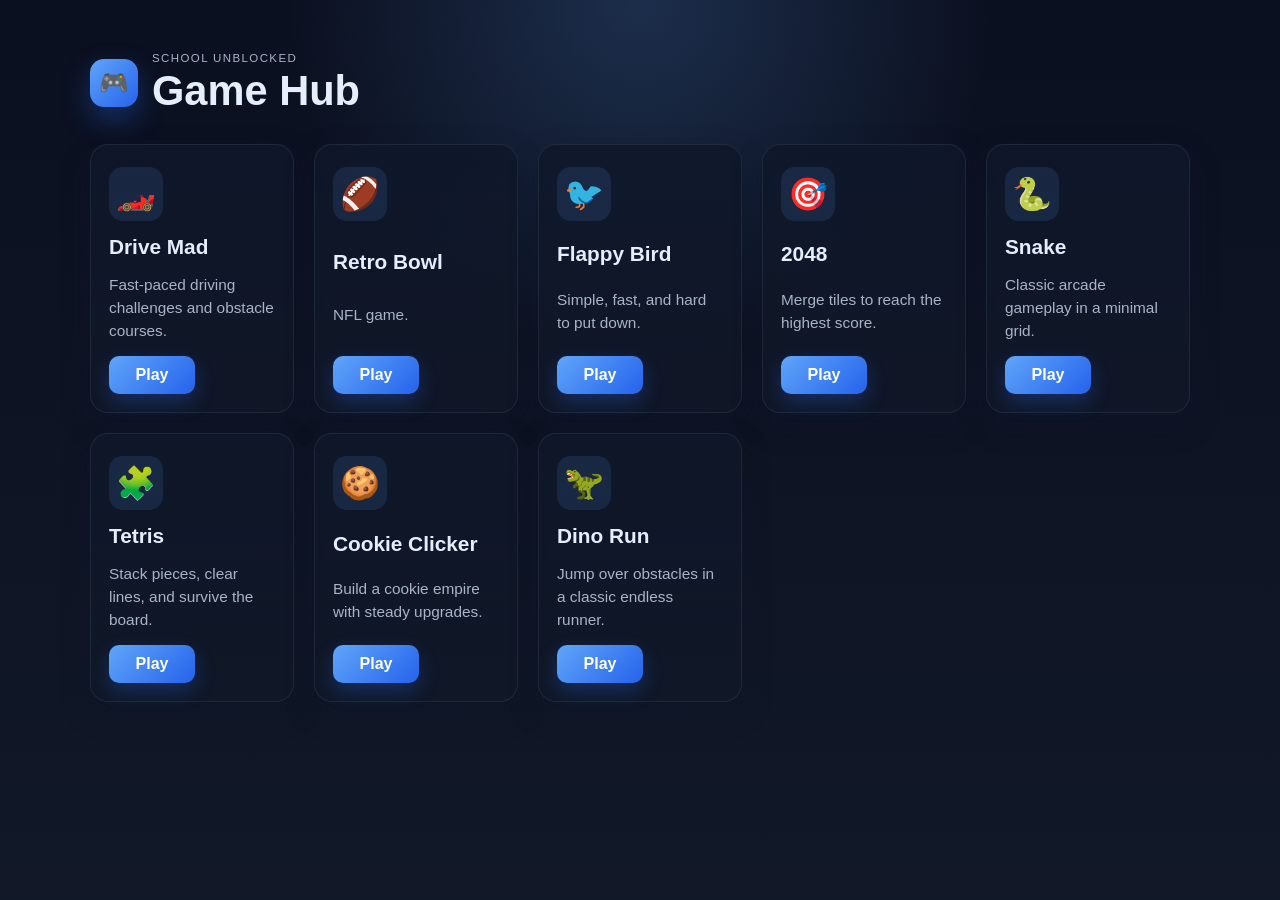
<file: index.html>
<!doctype html>
<html lang="en">
  <head>
    <meta charset="UTF-8" />
    <meta name="viewport" content="width=device-width, initial-scale=1.0" />
    <title>Unblocked Games</title>
    <meta name="description" content="Minimal game hub with direct access to browser games." />
    <link rel="stylesheet" href="style.css" />
  </head>
  <body>
    <div class="page-shell">
      <header class="topbar">
        <div class="brand-wrap">
          <div class="brand-badge">🎮</div>
          <div>
            <p class="eyebrow">School Unblocked</p>
            <h1>Game Hub</h1>
          </div>
        </div>
      </header>

      <main class="games-grid" aria-label="Game selection">
        <article class="game-card">
          <div class="game-icon">🏎️</div>
          <h2>Drive Mad</h2>
          <p>Fast-paced driving challenges and obstacle courses.</p>
          <a href="https://anonymousbirb5100.github.io/drive-mad/" target="_blank" rel="noopener noreferrer">Play</a>
        </article>

        <article class="game-card">
          <div class="game-icon">🏈</div>
          <h2>Retro Bowl</h2>
          <p>NFL game.</p>
          <a href="https://dagamerzone.github.io/RetroBowlCollege/" target="_blank" rel="noopener noreferrer">Play</a>
        </article>

        <article class="game-card">
          <div class="game-icon">🐦</div>
          <h2>Flappy Bird</h2>
          <p>Simple, fast, and hard to put down.</p>
          <a href="https://flappybird.io/" target="_blank" rel="noopener noreferrer">Play</a>
        </article>

        <article class="game-card">
          <div class="game-icon">🎯</div>
          <h2>2048</h2>
          <p>Merge tiles to reach the highest score.</p>
          <a href="https://2048.io/" target="_blank" rel="noopener noreferrer">Play</a>
        </article>

        <article class="game-card">
          <div class="game-icon">🐍</div>
          <h2>Snake</h2>
          <p>Classic arcade gameplay in a minimal grid.</p>
          <a href="https://playsnake.org/" target="_blank" rel="noopener noreferrer">Play</a>
        </article>

        <article class="game-card">
          <div class="game-icon">🧩</div>
          <h2>Tetris</h2>
          <p>Stack pieces, clear lines, and survive the board.</p>
          <a href="https://tetris.com/play-tetris" target="_blank" rel="noopener noreferrer">Play</a>
        </article>

        <article class="game-card">
          <div class="game-icon">🍪</div>
          <h2>Cookie Clicker</h2>
          <p>Build a cookie empire with steady upgrades.</p>
          <a href="https://orteil.dashnet.org/cookieclicker/" target="_blank" rel="noopener noreferrer">Play</a>
        </article>

        <article class="game-card">
          <div class="game-icon">🦖</div>
          <h2>Dino Run</h2>
          <p>Jump over obstacles in a classic endless runner.</p>
          <a href="https://chromedino.com/" target="_blank" rel="noopener noreferrer">Play</a>
        </article>
      </main>
    </div>
  </body>
</html>
</file>
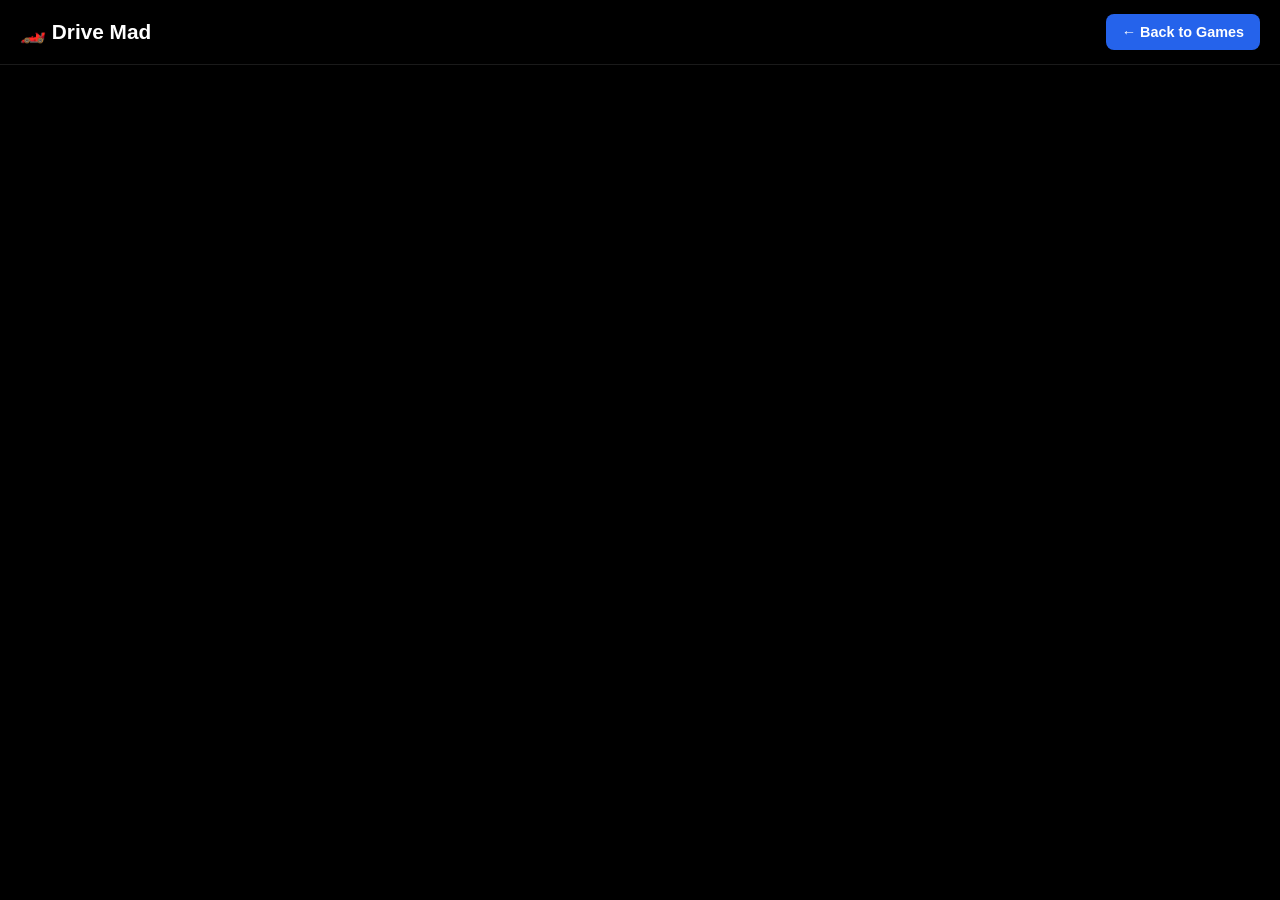
<file: drive-mad.html>
<!doctype html>
<html lang="en">
  <head>
    <meta charset="UTF-8" />
    <meta name="viewport" content="width=device-width, initial-scale=1.0" />
    <title>Drive Mad - School Unblocked</title>
    <style>
      * {
        margin: 0;
        padding: 0;
        box-sizing: border-box;
      }

      html, body {
        width: 100%;
        height: 100%;
      }

      body {
        font-family: Inter, "Segoe UI", sans-serif;
        background: #000;
        display: flex;
        flex-direction: column;
        overflow: hidden;
      }

      .topbar {
        display: flex;
        justify-content: space-between;
        align-items: center;
        gap: 1rem;
        padding: 0.9rem 1.25rem;
        background: rgba(0, 0, 0, 0.85);
        border-bottom: 1px solid rgba(255, 255, 255, 0.1);
      }

      .brand-wrap {
        display: flex;
        align-items: center;
        gap: 0.7rem;
      }

      h1 {
        font-size: 1.3rem;
        color: #fff;
        font-weight: 700;
      }

      .back-link {
        padding: 0.6rem 1rem;
        background: #2563eb;
        color: white;
        text-decoration: none;
        border-radius: 8px;
        font-weight: 600;
        font-size: 0.9rem;
        transition: all 0.2s ease;
      }

      .back-link:hover {
        background: #1d4ed8;
        transform: translateY(-1px);
      }

      .game-shell {
        flex: 1;
        min-height: 0;
      }

      iframe {
        display: block;
        width: 100%;
        height: 100%;
        border: 0;
        background: #000;
      }

      @media (max-width: 640px) {
        .topbar {
          padding: 0.7rem 0.9rem;
        }

        h1 {
          font-size: 1.1rem;
        }

        .back-link {
          padding: 0.5rem 0.8rem;
          font-size: 0.8rem;
        }
      }
    </style>
  </head>
  <body>
    <header class="topbar">
      <div class="brand-wrap">
        <h1>🏎️ Drive Mad</h1>
      </div>
      <a href="index.html" class="back-link">← Back to Games</a>
    </header>

    <main class="game-shell">
      <iframe
        src="https://anonymousbirb5100.github.io/drive-mad/"
        title="Drive Mad"
        allowfullscreen
      ></iframe>
    </main>
  </body>
</html>
</file>
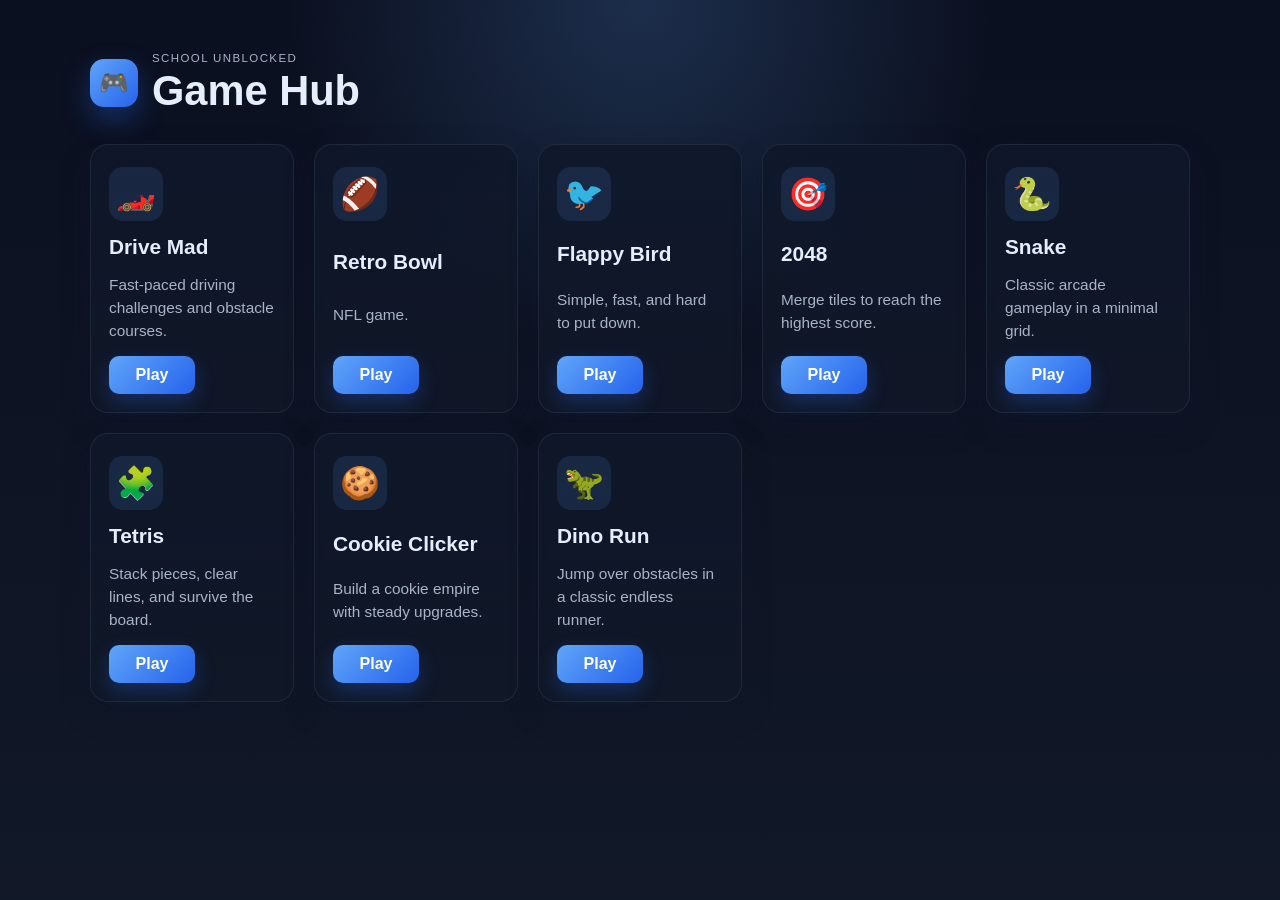
<file: game.html>
<!doctype html>
<html lang="en">
  <head>
    <meta charset="UTF-8" />
    <meta name="viewport" content="width=device-width, initial-scale=1.0" />
    <title>Play Game - Unblocked</title>
    <style>
      * { box-sizing: border-box; }
      html, body {
        width: 100%;
        height: 100%;
        margin: 0;
        background: #000;
      }
      body {
        font-family: Arial, Helvetica, sans-serif;
        display: flex;
        flex-direction: column;
        overflow: hidden;
        color: white;
      }
      .topbar {
        display: flex;
        justify-content: space-between;
        align-items: center;
        gap: 1rem;
        padding: 0.9rem 1.25rem;
        background: rgba(0,0,0,0.85);
        border-bottom: 1px solid rgba(255,255,255,0.08);
      }
      h1 {
        margin: 0;
        font-size: 1.25rem;
      }
      .back-link,
      .open-link {
        display: inline-flex;
        align-items: center;
        justify-content: center;
        padding: 0.7rem 1rem;
        border-radius: 10px;
        text-decoration: none;
        background: #2563eb;
        color: white;
        font-weight: 700;
      }
      .game-shell {
        flex: 1;
        min-height: 0;
        position: relative;
        background: #000;
      }
      iframe {
        width: 100%;
        height: 100%;
        border: 0;
        background: #000;
      }
      .fallback {
        position: absolute;
        inset: 0;
        display: none;
        place-items: center;
        text-align: center;
        padding: 2rem;
        background: #0b1020;
      }
      .fallback.visible {
        display: grid;
      }
      .fallback-box {
        max-width: 480px;
        background: rgba(15,23,42,0.9);
        border: 1px solid rgba(255,255,255,0.08);
        border-radius: 16px;
        padding: 2rem;
      }
      .fallback p {
        margin: 0 0 1rem;
        color: #dfeafc;
        line-height: 1.6;
      }
      @media (max-width: 640px) {
        .topbar { padding: 0.7rem 0.9rem; }
        h1 { font-size: 1rem; }
        .back-link, .open-link { padding: 0.55rem 0.8rem; font-size: 0.8rem; }
      }
    </style>
  </head>
  <body>
    <header class="topbar">
      <h1 id="game-title">Loading...</h1>
      <a href="index.html" class="back-link">← Back to Games</a>
    </header>

    <main class="game-shell">
      <iframe id="game-frame" title="Game"></iframe>
      <div id="fallback" class="fallback" aria-live="polite">
        <div class="fallback-box">
          <p>This game block is not loading in the frame, so it was opened in a new tab instead.</p>
          <a id="fallback-link" class="open-link" href="#" target="_blank" rel="noopener noreferrer">Open game</a>
        </div>
      </div>
    </main>

    <script>
      const gameMap = {
        'drive-mad': { title: '🏎️ Drive Mad', url: 'https://anonymousbirb5100.github.io/drive-mad/' },
        'moto-x3m-2': { title: '🏍️ Moto X3M 2', url: 'https://www.crazygames.com/game/moto-x3m-2' },
        'flappy-bird': { title: '🐦 Flappy Bird', url: 'https://flappybird.io/' },
        '2048': { title: '🎯 2048', url: 'https://2048.io/' },
        'snake': { title: '🐍 Snake', url: 'https://playsnake.org/' },
        'tetris': { title: '🧩 Tetris', url: 'https://tetris.com/play-tetris' },
        'cookie-clicker': { title: '🍪 Cookie Clicker', url: 'https://orteil.dashnet.org/cookieclicker/' },
        'dino-run': { title: '🦖 Dino Run', url: 'https://chromedino.com/' }
      };

      const params = new URLSearchParams(window.location.search);
      const game = params.get('game');
      const entry = gameMap[game];
      const frame = document.getElementById('game-frame');
      const title = document.getElementById('game-title');
      const fallback = document.getElementById('fallback');
      const fallbackLink = document.getElementById('fallback-link');

      if (!entry) {
        window.location.href = 'index.html';
      } else {
        title.textContent = entry.title;
        fallbackLink.href = entry.url;
        frame.src = entry.url;

        setTimeout(() => {
          const isBlocked = !frame.contentWindow || !frame.contentWindow.document || !frame.contentWindow.document.body;
          if (isBlocked) {
            fallback.classList.add('visible');
            window.open(entry.url, '_blank', 'noopener,noreferrer');
          }
        }, 2500);
      }
    </script>
  </body>
</html>
</file>
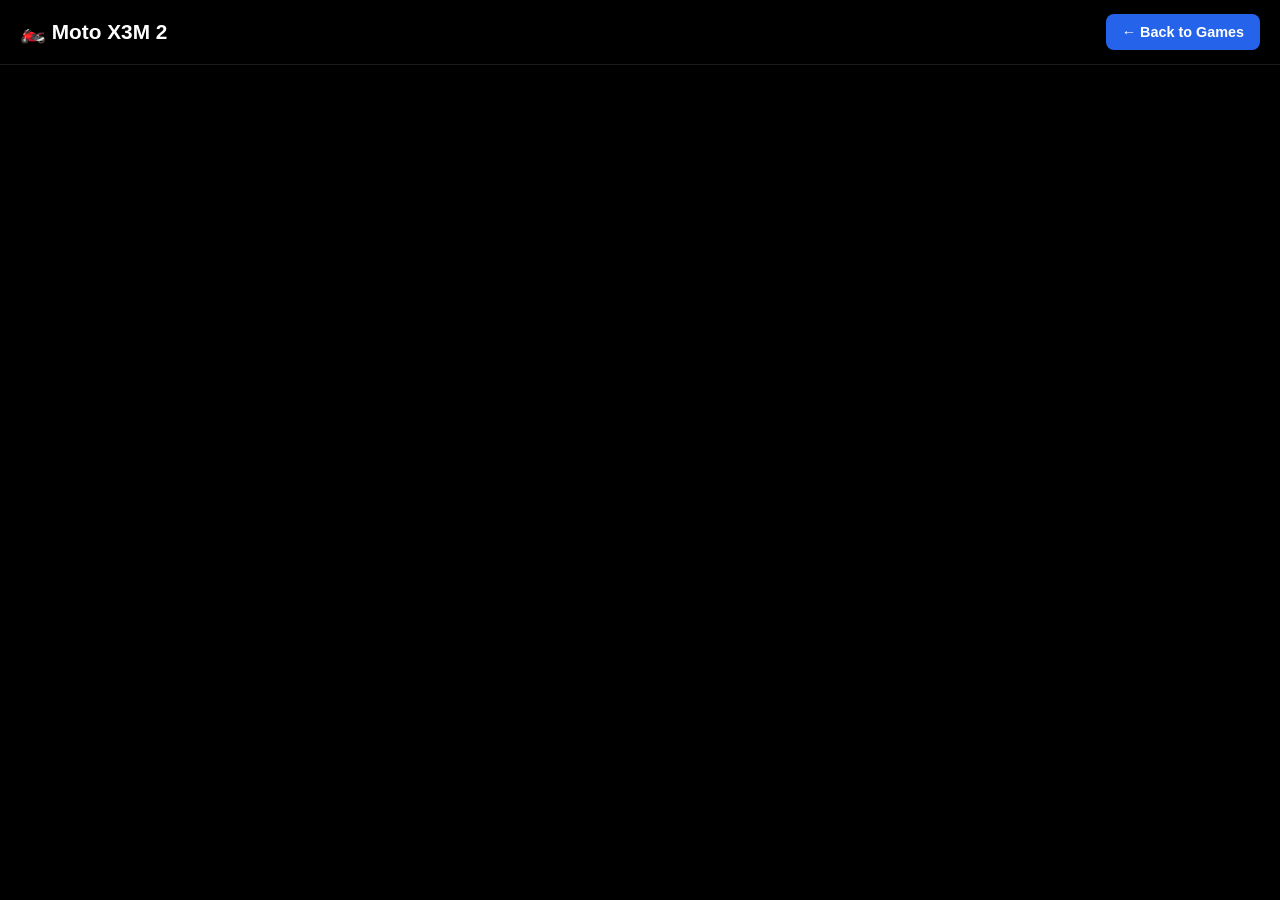
<file: moto-x3m-2.html>
<!doctype html>
<html lang="en">
  <head>
    <meta charset="UTF-8" />
    <meta name="viewport" content="width=device-width, initial-scale=1.0" />
    <title>Moto X3M 2 - School Unblocked</title>
    <style>
      * {
        margin: 0;
        padding: 0;
        box-sizing: border-box;
      }

      html, body {
        width: 100%;
        height: 100%;
      }

      body {
        font-family: Inter, "Segoe UI", sans-serif;
        background: #000;
        display: flex;
        flex-direction: column;
        overflow: hidden;
      }

      .topbar {
        display: flex;
        justify-content: space-between;
        align-items: center;
        gap: 1rem;
        padding: 0.9rem 1.25rem;
        background: rgba(0, 0, 0, 0.85);
        border-bottom: 1px solid rgba(255, 255, 255, 0.1);
      }

      .brand-wrap {
        display: flex;
        align-items: center;
        gap: 0.7rem;
      }

      h1 {
        font-size: 1.3rem;
        color: #fff;
        font-weight: 700;
      }

      .back-link {
        padding: 0.6rem 1rem;
        background: #2563eb;
        color: white;
        text-decoration: none;
        border-radius: 8px;
        font-weight: 600;
        font-size: 0.9rem;
        transition: all 0.2s ease;
      }

      .back-link:hover {
        background: #1d4ed8;
        transform: translateY(-1px);
      }

      .game-shell {
        flex: 1;
        min-height: 0;
      }

      iframe {
        display: block;
        width: 100%;
        height: 100%;
        border: 0;
        background: #000;
      }

      @media (max-width: 640px) {
        .topbar {
          padding: 0.7rem 0.9rem;
        }

        h1 {
          font-size: 1.1rem;
        }

        .back-link {
          padding: 0.5rem 0.8rem;
          font-size: 0.8rem;
        }
      }
    </style>
  </head>
  <body>
    <header class="topbar">
      <div class="brand-wrap">
        <h1>🏍️ Moto X3M 2</h1>
      </div>
      <a href="index.html" class="back-link">← Back to Games</a>
    </header>

    <main class="game-shell">
      <iframe
        src="https://github.com/repos"
        title="GitHub Repos"
        allowfullscreen
      ></iframe>
    </main>
  </body>
</html>
</file>
<file: style.css>
* {
  box-sizing: border-box;
}

:root {
  --bg: #0f172a;
  --bg-soft: #111827;
  --panel: rgba(15, 23, 42, 0.7);
  --panel-alt: rgba(30, 41, 59, 0.9);
  --border: rgba(148, 163, 184, 0.12);
  --text: #e5eefb;
  --muted: #a8b4c8;
  --accent: #60a5fa;
  --accent-strong: #2563eb;
  --shadow: rgba(15, 23, 42, 0.35);
}

html, body {
  margin: 0;
  min-height: 100%;
  font-family: Arial, Helvetica, sans-serif;
  background:
    radial-gradient(circle at top, rgba(96, 165, 250, 0.2), transparent 32%),
    linear-gradient(180deg, #0b1020 0%, #111827 100%);
  color: var(--text);
}

body {
  min-height: 100vh;
  display: flex;
  justify-content: center;
  padding: 32px 18px 48px;
}

.page-shell {
  width: min(1100px, 100%);
}

.topbar {
  display: flex;
  align-items: center;
  justify-content: space-between;
  gap: 16px;
  padding: 20px 0 18px;
}

.brand-wrap {
  display: flex;
  align-items: center;
  gap: 14px;
}

.brand-badge {
  display: inline-flex;
  align-items: center;
  justify-content: center;
  width: 48px;
  height: 48px;
  border-radius: 14px;
  background: linear-gradient(135deg, var(--accent), var(--accent-strong));
  box-shadow: 0 12px 28px rgba(37, 99, 235, 0.35);
  font-size: 1.5rem;
}

.eyebrow {
  margin: 0;
  color: var(--muted);
  font-size: 0.72rem;
  letter-spacing: 0.12em;
  text-transform: uppercase;
}

h1 {
  margin: 4px 0 0;
  font-size: clamp(1.9rem, 2vw + 1rem, 3rem);
  line-height: 1.1;
}

.games-grid {
  display: grid;
  grid-template-columns: repeat(auto-fit, minmax(200px, 1fr));
  gap: 20px;
  padding-top: 12px;
}

.game-card {
  display: flex;
  flex-direction: column;
  justify-content: space-between;
  gap: 14px;
  min-height: 220px;
  padding: 22px 18px 18px;
  border: 1px solid var(--border);
  border-radius: 18px;
  background: linear-gradient(180deg, rgba(15, 23, 42, 0.9), rgba(17, 24, 39, 0.8));
  box-shadow: 0 12px 28px var(--shadow);
  transition: transform 0.18s ease, border-color 0.18s ease;
}

.game-card:hover {
  transform: translateY(-2px);
  border-color: rgba(96, 165, 250, 0.5);
}

.game-icon {
  display: flex;
  align-items: center;
  justify-content: center;
  width: 54px;
  height: 54px;
  border-radius: 14px;
  background: rgba(96, 165, 250, 0.12);
  font-size: 2rem;
}

.game-card h2 {
  margin: 0;
  font-size: 1.3rem;
}

.game-card p {
  margin: 0;
  color: var(--muted);
  line-height: 1.5;
  font-size: 0.96rem;
}

.game-card a {
  display: inline-flex;
  align-items: center;
  justify-content: center;
  width: fit-content;
  min-width: 86px;
  padding: 10px 16px;
  border-radius: 10px;
  background: linear-gradient(135deg, var(--accent), var(--accent-strong));
  color: white;
  text-decoration: none;
  font-weight: 700;
  box-shadow: 0 8px 20px rgba(37, 99, 235, 0.3);
}

@media (max-width: 640px) {
  body {
    padding: 18px 14px 36px;
  }

  .brand-wrap {
    gap: 10px;
  }

  .brand-badge {
    width: 42px;
    height: 42px;
  }

  .game-card {
    min-height: 180px;
  }
}
</file>
